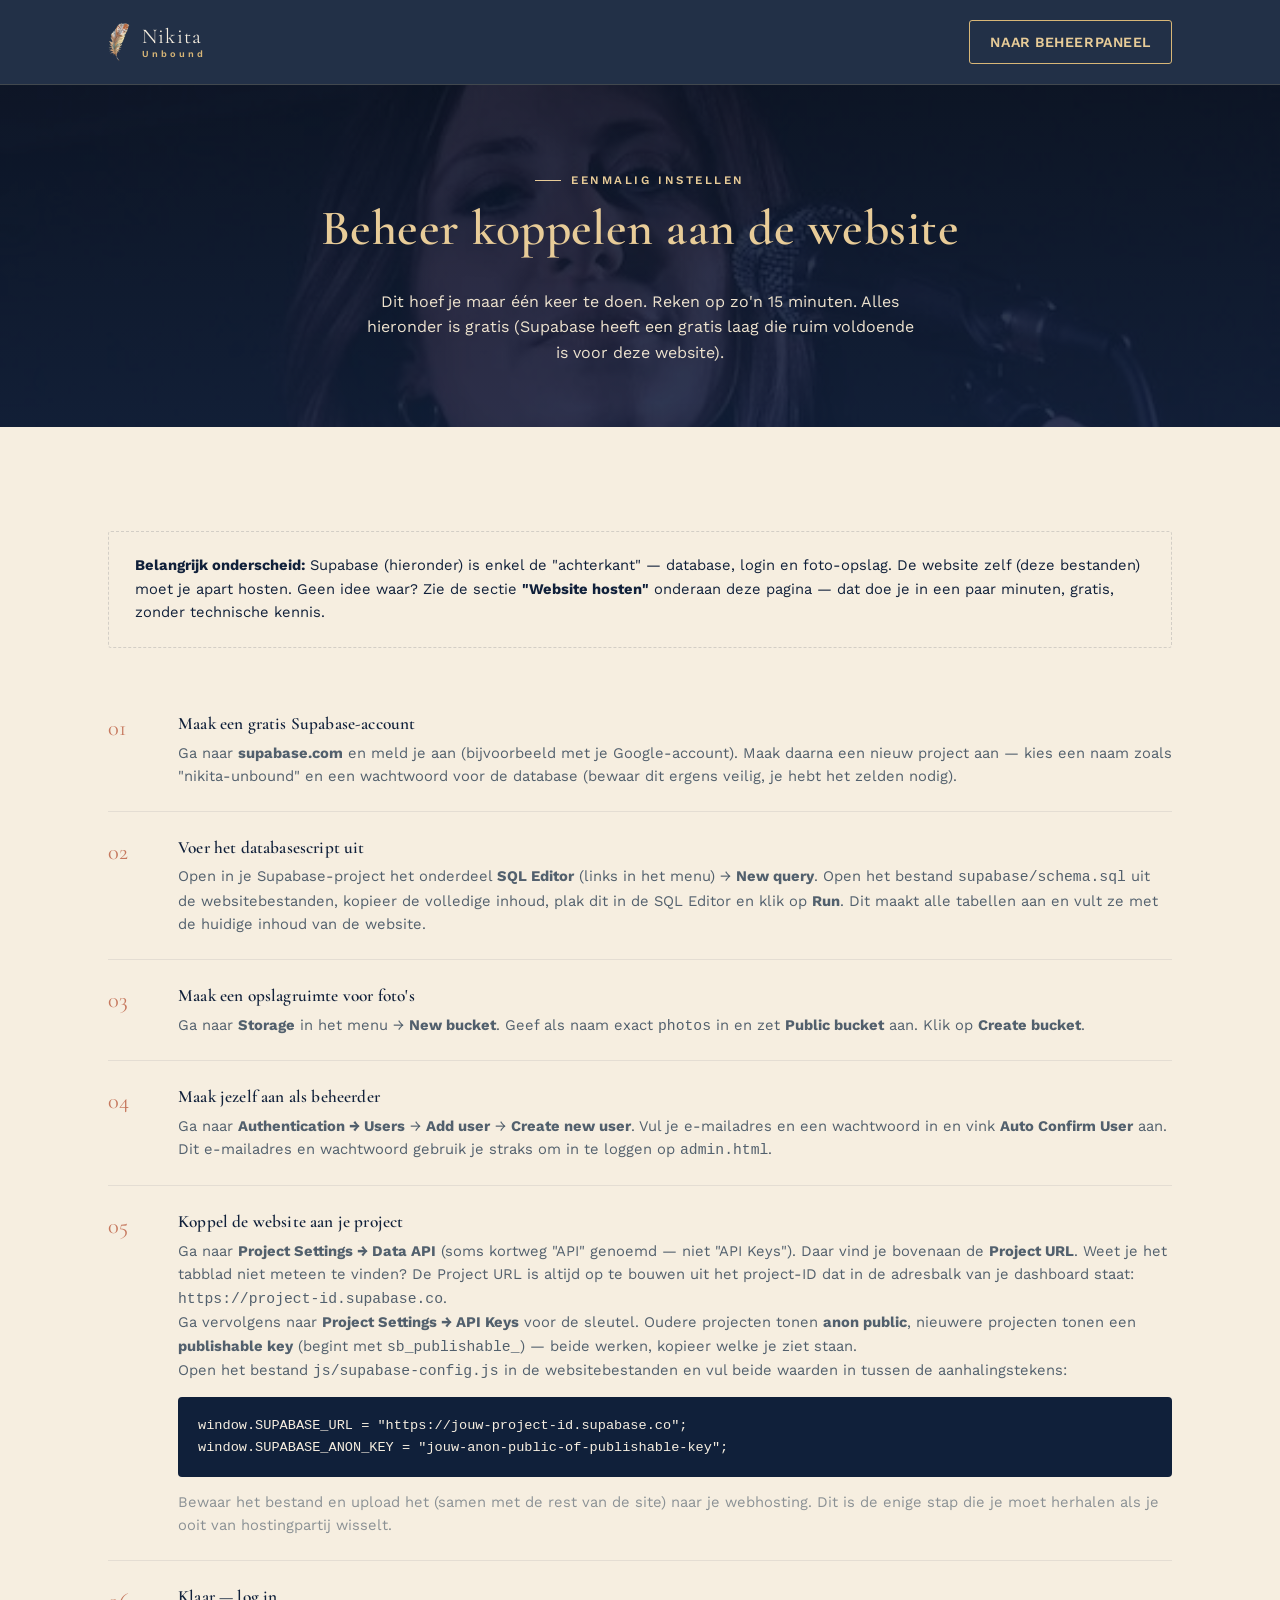
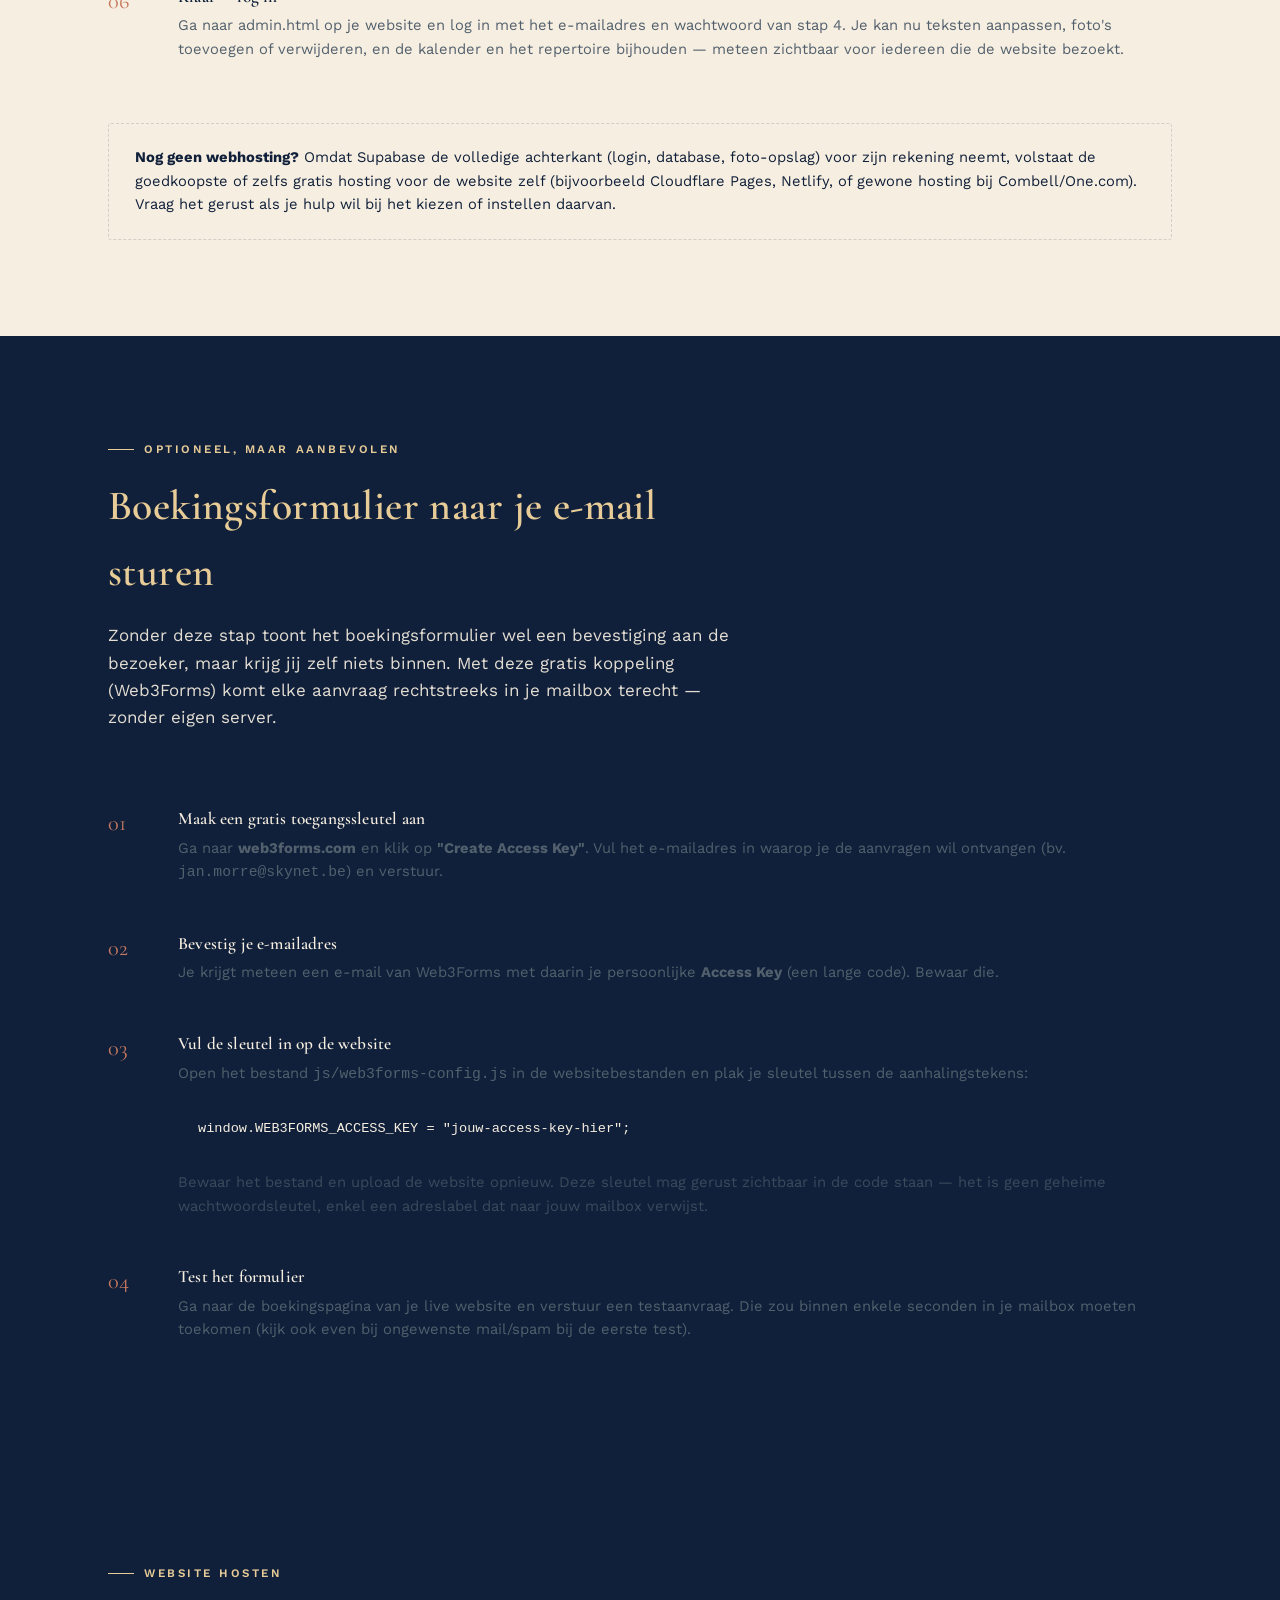
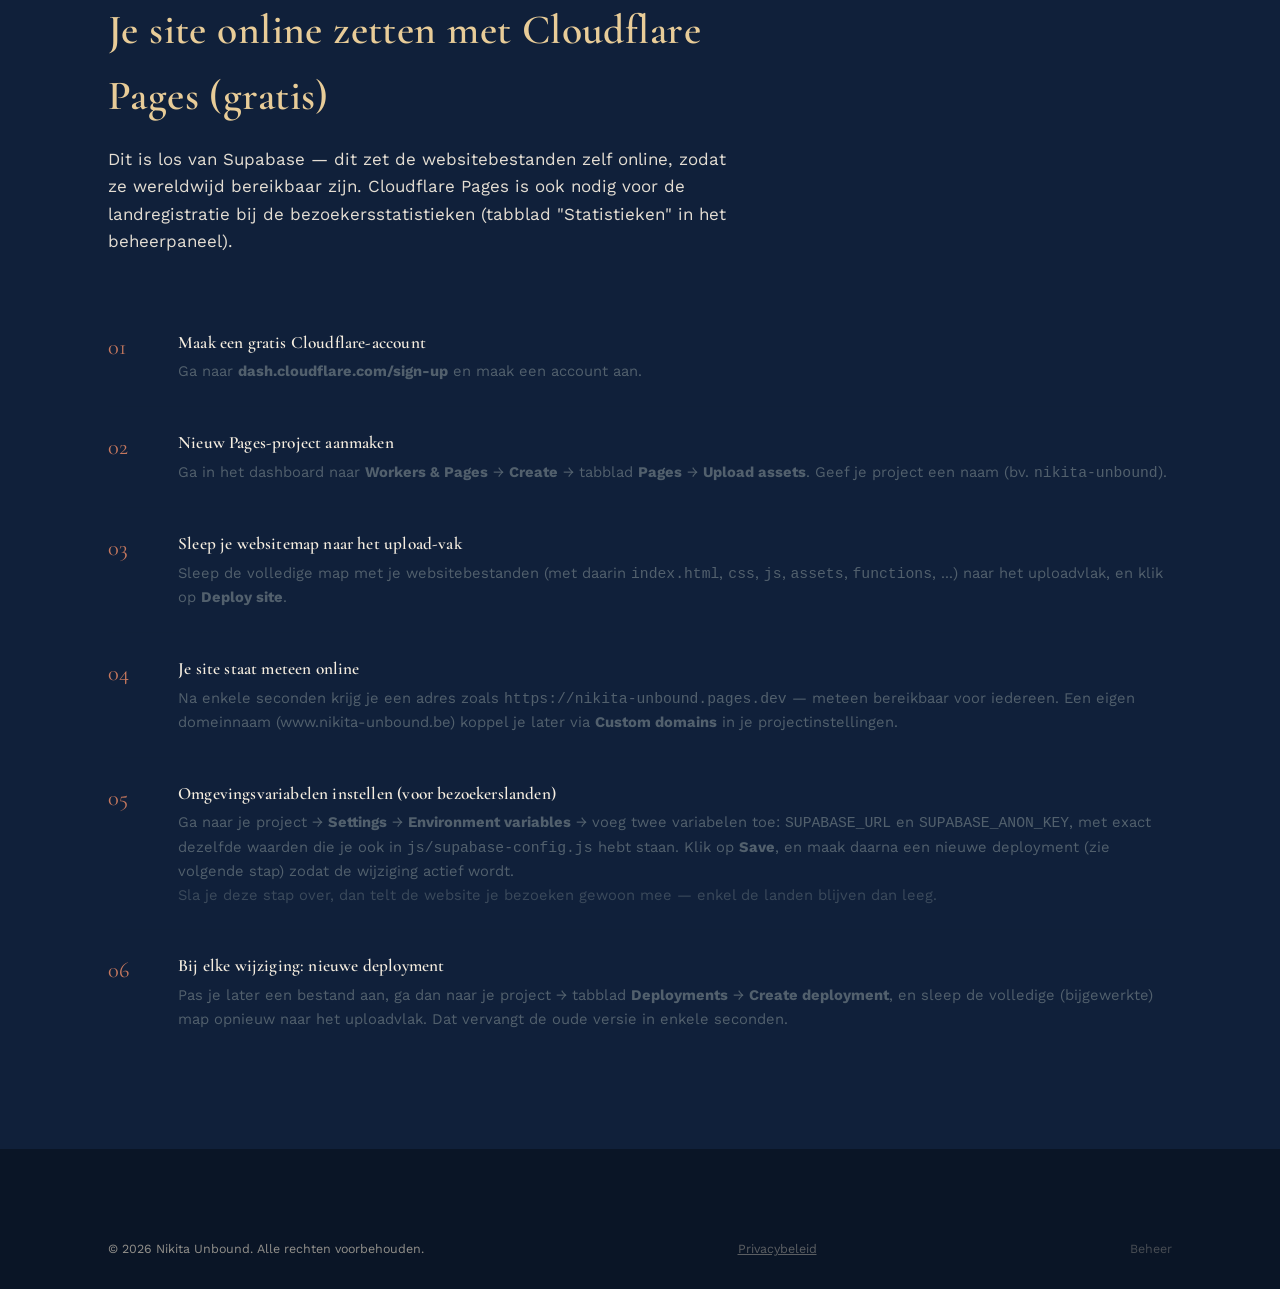
<file: instructies.html>
<!DOCTYPE html>
<html lang="nl">
<head>
<meta charset="UTF-8">
<meta name="viewport" content="width=device-width, initial-scale=1.0">
<title>Beheer instellen — Nikita Unbound</title>
<meta name="robots" content="noindex, nofollow">
<link rel="icon" href="assets/logo.jpg">
<link rel="stylesheet" href="css/style.css">
</head>
<body>

<header class="site-header">
  <div class="container">
    <a href="home.html" class="brand">
      <img src="assets/logo.jpg" alt="Nikita Unbound logo">
      <span class="brand-word">Nikita<br><small>Unbound</small></span>
    </a>
    <a href="admin.html" class="btn btn-outline" style="padding:10px 20px;">Naar beheerpaneel</a>
  </div>
</header>

<section class="page-hero">
  <div class="container">
    <p class="eyebrow on-dark" style="justify-content:center;">Eenmalig instellen</p>
    <h1>Beheer koppelen aan de website</h1>
    <p>Dit hoef je maar één keer te doen. Reken op zo'n 15 minuten. Alles hieronder is gratis (Supabase heeft een gratis laag die ruim voldoende is voor deze website).</p>
  </div>
</section>

<section class="section">
  <div class="container">
    <div class="trio-note" style="border-color: rgba(16,32,58,.15); color: var(--navy); margin-bottom: 40px;">
      <strong>Belangrijk onderscheid:</strong> Supabase (hieronder) is enkel de "achterkant" — database, login en foto-opslag. De website zelf (deze bestanden) moet je apart hosten. Geen idee waar? Zie de sectie <strong>"Website hosten"</strong> onderaan deze pagina — dat doe je in een paar minuten, gratis, zonder technische kennis.
    </div>
    <div class="steps-list">

      <div class="step-item">
        <div class="step-num"></div>
        <div>
          <h3>Maak een gratis Supabase-account</h3>
          <p>Ga naar <strong>supabase.com</strong> en meld je aan (bijvoorbeeld met je Google-account). Maak daarna een nieuw project aan — kies een naam zoals "nikita-unbound" en een wachtwoord voor de database (bewaar dit ergens veilig, je hebt het zelden nodig).</p>
        </div>
      </div>

      <div class="step-item">
        <div class="step-num"></div>
        <div>
          <h3>Voer het databasescript uit</h3>
          <p>Open in je Supabase-project het onderdeel <strong>SQL Editor</strong> (links in het menu) → <strong>New query</strong>. Open het bestand <code>supabase/schema.sql</code> uit de websitebestanden, kopieer de volledige inhoud, plak dit in de SQL Editor en klik op <strong>Run</strong>. Dit maakt alle tabellen aan en vult ze met de huidige inhoud van de website.</p>
        </div>
      </div>

      <div class="step-item">
        <div class="step-num"></div>
        <div>
          <h3>Maak een opslagruimte voor foto's</h3>
          <p>Ga naar <strong>Storage</strong> in het menu → <strong>New bucket</strong>. Geef als naam exact <code>photos</code> in en zet <strong>Public bucket</strong> aan. Klik op <strong>Create bucket</strong>.</p>
        </div>
      </div>

      <div class="step-item">
        <div class="step-num"></div>
        <div>
          <h3>Maak jezelf aan als beheerder</h3>
          <p>Ga naar <strong>Authentication → Users</strong> → <strong>Add user</strong> → <strong>Create new user</strong>. Vul je e-mailadres en een wachtwoord in en vink <strong>Auto Confirm User</strong> aan. Dit e-mailadres en wachtwoord gebruik je straks om in te loggen op <code>admin.html</code>.</p>
        </div>
      </div>

      <div class="step-item">
        <div class="step-num"></div>
        <div>
          <h3>Koppel de website aan je project</h3>
          <p>Ga naar <strong>Project Settings → Data API</strong> (soms kortweg "API" genoemd — niet "API Keys"). Daar vind je bovenaan de <strong>Project URL</strong>. Weet je het tabblad niet meteen te vinden? De Project URL is altijd op te bouwen uit het project-ID dat in de adresbalk van je dashboard staat: <code>https://project-id.supabase.co</code>.</p>
          <p>Ga vervolgens naar <strong>Project Settings → API Keys</strong> voor de sleutel. Oudere projecten tonen <strong>anon public</strong>, nieuwere projecten tonen een <strong>publishable key</strong> (begint met <code>sb_publishable_</code>) — beide werken, kopieer welke je ziet staan.</p>
          <p>Open het bestand <code>js/supabase-config.js</code> in de websitebestanden en vul beide waarden in tussen de aanhalingstekens:</p>
          <pre style="background:#10203A;color:#F6EEE0;padding:18px 20px;border-radius:4px;font-size:.85rem;overflow-x:auto;">window.SUPABASE_URL = "https://jouw-project-id.supabase.co";
window.SUPABASE_ANON_KEY = "jouw-anon-public-of-publishable-key";</pre>
          <p class="field-hint">Bewaar het bestand en upload het (samen met de rest van de site) naar je webhosting. Dit is de enige stap die je moet herhalen als je ooit van hostingpartij wisselt.</p>
        </div>
      </div>

      <div class="step-item">
        <div class="step-num"></div>
        <div>
          <h3>Klaar — log in</h3>
          <p>Ga naar <a href="admin.html">admin.html</a> op je website en log in met het e-mailadres en wachtwoord van stap 4. Je kan nu teksten aanpassen, foto's toevoegen of verwijderen, en de kalender en het repertoire bijhouden — meteen zichtbaar voor iedereen die de website bezoekt.</p>
        </div>
      </div>

    </div>

    <div class="trio-note mt-40" style="border-color: rgba(16,32,58,.15); color: var(--navy);">
      <strong>Nog geen webhosting?</strong> Omdat Supabase de volledige achterkant (login, database, foto-opslag) voor zijn rekening neemt, volstaat de goedkoopste of zelfs gratis hosting voor de website zelf (bijvoorbeeld Cloudflare Pages, Netlify, of gewone hosting bij Combell/One.com). Vraag het gerust als je hulp wil bij het kiezen of instellen daarvan.
    </div>
  </div>
</section>

<section class="section section-dark" id="boekingsformulier">
  <div class="container">
    <div class="section-head reveal">
      <p class="eyebrow on-dark">Optioneel, maar aanbevolen</p>
      <h2>Boekingsformulier naar je e-mail sturen</h2>
      <p class="lead-text">Zonder deze stap toont het boekingsformulier wel een bevestiging aan de bezoeker, maar krijg jij zelf niets binnen. Met deze gratis koppeling (Web3Forms) komt elke aanvraag rechtstreeks in je mailbox terecht — zonder eigen server.</p>
    </div>
    <div class="steps-list">

      <div class="step-item">
        <div class="step-num"></div>
        <div>
          <h3>Maak een gratis toegangssleutel aan</h3>
          <p>Ga naar <strong>web3forms.com</strong> en klik op <strong>"Create Access Key"</strong>. Vul het e-mailadres in waarop je de aanvragen wil ontvangen (bv. <code>jan.morre@skynet.be</code>) en verstuur.</p>
        </div>
      </div>

      <div class="step-item">
        <div class="step-num"></div>
        <div>
          <h3>Bevestig je e-mailadres</h3>
          <p>Je krijgt meteen een e-mail van Web3Forms met daarin je persoonlijke <strong>Access Key</strong> (een lange code). Bewaar die.</p>
        </div>
      </div>

      <div class="step-item">
        <div class="step-num"></div>
        <div>
          <h3>Vul de sleutel in op de website</h3>
          <p>Open het bestand <code>js/web3forms-config.js</code> in de websitebestanden en plak je sleutel tussen de aanhalingstekens:</p>
          <pre style="background:#10203A;color:#F6EEE0;padding:18px 20px;border-radius:4px;font-size:.85rem;overflow-x:auto;">window.WEB3FORMS_ACCESS_KEY = "jouw-access-key-hier";</pre>
          <p class="field-hint">Bewaar het bestand en upload de website opnieuw. Deze sleutel mag gerust zichtbaar in de code staan — het is geen geheime wachtwoordsleutel, enkel een adreslabel dat naar jouw mailbox verwijst.</p>
        </div>
      </div>

      <div class="step-item">
        <div class="step-num"></div>
        <div>
          <h3>Test het formulier</h3>
          <p>Ga naar de boekingspagina van je live website en verstuur een testaanvraag. Die zou binnen enkele seconden in je mailbox moeten toekomen (kijk ook even bij ongewenste mail/spam bij de eerste test).</p>
        </div>
      </div>

    </div>
  </div>
</section>

<section class="section section-dark" id="hosting">
  <div class="container">
    <div class="section-head reveal">
      <p class="eyebrow on-dark">Website hosten</p>
      <h2>Je site online zetten met Cloudflare Pages (gratis)</h2>
      <p class="lead-text">Dit is los van Supabase — dit zet de websitebestanden zelf online, zodat ze wereldwijd bereikbaar zijn. Cloudflare Pages is ook nodig voor de landregistratie bij de bezoekersstatistieken (tabblad "Statistieken" in het beheerpaneel).</p>
    </div>
    <div class="steps-list">

      <div class="step-item">
        <div class="step-num"></div>
        <div>
          <h3>Maak een gratis Cloudflare-account</h3>
          <p>Ga naar <strong>dash.cloudflare.com/sign-up</strong> en maak een account aan.</p>
        </div>
      </div>

      <div class="step-item">
        <div class="step-num"></div>
        <div>
          <h3>Nieuw Pages-project aanmaken</h3>
          <p>Ga in het dashboard naar <strong>Workers & Pages</strong> → <strong>Create</strong> → tabblad <strong>Pages</strong> → <strong>Upload assets</strong>. Geef je project een naam (bv. <code>nikita-unbound</code>).</p>
        </div>
      </div>

      <div class="step-item">
        <div class="step-num"></div>
        <div>
          <h3>Sleep je websitemap naar het upload-vak</h3>
          <p>Sleep de volledige map met je websitebestanden (met daarin <code>index.html</code>, <code>css</code>, <code>js</code>, <code>assets</code>, <code>functions</code>, ...) naar het uploadvlak, en klik op <strong>Deploy site</strong>.</p>
        </div>
      </div>

      <div class="step-item">
        <div class="step-num"></div>
        <div>
          <h3>Je site staat meteen online</h3>
          <p>Na enkele seconden krijg je een adres zoals <code>https://nikita-unbound.pages.dev</code> — meteen bereikbaar voor iedereen. Een eigen domeinnaam (www.nikita-unbound.be) koppel je later via <strong>Custom domains</strong> in je projectinstellingen.</p>
        </div>
      </div>

      <div class="step-item">
        <div class="step-num"></div>
        <div>
          <h3>Omgevingsvariabelen instellen (voor bezoekerslanden)</h3>
          <p>Ga naar je project → <strong>Settings</strong> → <strong>Environment variables</strong> → voeg twee variabelen toe: <code>SUPABASE_URL</code> en <code>SUPABASE_ANON_KEY</code>, met exact dezelfde waarden die je ook in <code>js/supabase-config.js</code> hebt staan. Klik op <strong>Save</strong>, en maak daarna een nieuwe deployment (zie volgende stap) zodat de wijziging actief wordt.</p>
          <p class="field-hint">Sla je deze stap over, dan telt de website je bezoeken gewoon mee — enkel de landen blijven dan leeg.</p>
        </div>
      </div>

      <div class="step-item">
        <div class="step-num"></div>
        <div>
          <h3>Bij elke wijziging: nieuwe deployment</h3>
          <p>Pas je later een bestand aan, ga dan naar je project → tabblad <strong>Deployments</strong> → <strong>Create deployment</strong>, en sleep de volledige (bijgewerkte) map opnieuw naar het uploadvlak. Dat vervangt de oude versie in enkele seconden.</p>
        </div>
      </div>

    </div>
  </div>
</section>

<footer class="site-footer">
  <div class="container">
    <div class="footer-bottom">
      <span>© <span data-year></span> Nikita Unbound. Alle rechten voorbehouden.</span>
      <a href="privacybeleid.html" style="opacity:.6;font-size:.78rem;text-decoration:underline;">Privacybeleid</a>
      <a href="admin.html" style="opacity:.45;font-size:.78rem;">Beheer</a>
    </div>
  </div>
</footer>

<script src="js/script.js"></script>
</body>
</html>
</file>
<file: css/style.css>
/* =========================================================
   NIKITA UNBOUND — stylesheet
   Palette (afgeleid van het logo):
   --navy       #10203A   hoofdachtergrond, donker & intiem
   --navy-deep  #0A1526   footer / diepste vlakken
   --cream      #F6EEE0   lichte secties, tekst op donker
   --gold       #D8B677   accent, titels, cta
   --terracotta #C6785E   warm accent (veer)
   --sage       #7FA39A   koel accent (veer)
   Type: Cormorant Garamond (display) + Work Sans (body/utility)
   ========================================================= */

@import url('https://fonts.googleapis.com/css2?family=Cormorant+Garamond:ital,wght@0,400;0,500;0,600;1,400&family=Work+Sans:wght@300;400;500;600&display=swap');

:root{
  --navy: #10203A;
  --navy-deep: #0A1526;
  --navy-soft: #17294a;
  --cream: #F6EEE0;
  --cream-dim: #EDE2CE;
  --gold: #D8B677;
  --gold-bright: #E8CC98;
  --terracotta: #C6785E;
  --sage: #7FA39A;
  --ink: #1B2A22;

  --font-display: 'Cormorant Garamond', 'Georgia', serif;
  --font-body: 'Work Sans', -apple-system, BlinkMacSystemFont, sans-serif;

  --container: 1120px;
  --radius: 3px;
  --transition: 320ms cubic-bezier(.4,0,.2,1);
}

*, *::before, *::after{ box-sizing: border-box; }
html{ scroll-behavior: smooth; }
@media (prefers-reduced-motion: reduce){
  html{ scroll-behavior: auto; }
  *, *::before, *::after{ animation-duration: 0.001ms !important; animation-iteration-count: 1 !important; transition-duration: 0.001ms !important; scroll-behavior: auto !important; }
}

body{
  margin: 0;
  background: var(--cream);
  color: var(--navy);
  font-family: var(--font-body);
  font-weight: 400;
  line-height: 1.6;
  -webkit-font-smoothing: antialiased;
}

img{ max-width: 100%; display: block; }
a{ color: inherit; text-decoration: none; }
ul{ margin: 0; padding: 0; list-style: none; }
h1,h2,h3,h4{ font-family: var(--font-display); font-weight: 600; margin: 0 0 .4em; letter-spacing: .01em; }
p{ margin: 0 0 1em; }

:focus-visible{
  outline: 2px solid var(--terracotta);
  outline-offset: 3px;
}

.container{
  width: 100%;
  max-width: var(--container);
  margin: 0 auto;
  padding: 0 28px;
}

.eyebrow{
  display: inline-flex;
  align-items: center;
  gap: 10px;
  font-family: var(--font-body);
  font-size: .72rem;
  letter-spacing: .22em;
  text-transform: uppercase;
  color: var(--terracotta);
  font-weight: 600;
  margin-bottom: 14px;
}
.eyebrow::before{
  content: "";
  width: 26px; height: 1px;
  background: var(--terracotta);
}
section .eyebrow.on-dark{ color: var(--gold-bright); }
section .eyebrow.on-dark::before{ background: var(--gold-bright); }

/* ---------- Buttons ---------- */
.btn{
  display: inline-flex;
  align-items: center;
  gap: 10px;
  padding: 14px 30px;
  font-family: var(--font-body);
  font-size: .88rem;
  font-weight: 600;
  letter-spacing: .04em;
  text-transform: uppercase;
  border-radius: var(--radius);
  border: 1px solid transparent;
  cursor: pointer;
  transition: transform var(--transition), background var(--transition), color var(--transition), border-color var(--transition);
}
.btn:hover{ transform: translateY(-2px); }
.btn-gold{ background: var(--gold); color: var(--navy-deep); }
.btn-gold:hover{ background: var(--gold-bright); }
.btn-outline{ background: transparent; border-color: var(--gold); color: var(--gold-bright); }
.btn-outline:hover{ background: rgba(216,182,119,.12); }
.btn-outline-dark{ background: transparent; border-color: var(--navy); color: var(--navy); }
.btn-outline-dark:hover{ background: rgba(16,32,58,.06); }
.btn-block{ width: 100%; justify-content: center; }
.btn[disabled]{ opacity: .55; cursor: not-allowed; transform: none; }

/* ---------- Feather signature element ---------- */
.feather-divider{
  display: flex;
  align-items: center;
  justify-content: center;
  gap: 18px;
  margin: 0 auto;
  width: 100%;
  max-width: 320px;
}
.feather-divider .line{ flex: 1; height: 1px; background: currentColor; opacity: .35; }
.feather-divider .divider-feather{ width: 20px; height: auto; opacity: .9; }
.feather-divider.on-dark{ color: var(--gold-bright); }
.feather-divider.on-light{ color: var(--navy); }

.feather-icon{ display: inline-block; }

/* ---------- Header ---------- */
.site-header{
  position: sticky;
  top: 0;
  z-index: 100;
  background: rgba(16,32,58,.92);
  backdrop-filter: blur(8px);
  border-bottom: 1px solid rgba(216,182,119,.18);
}
.site-header .container{
  display: flex;
  align-items: center;
  justify-content: space-between;
  height: 84px;
}
.brand{
  display: flex;
  align-items: center;
  gap: 12px;
  color: var(--cream);
}
.brand img{ height: 40px; width: auto; }
.brand-word{
  font-family: var(--font-display);
  font-size: 1.32rem;
  letter-spacing: .06em;
  line-height: 1.05;
}
.brand-word small{
  display: block;
  font-family: var(--font-body);
  font-size: .58rem;
  letter-spacing: .32em;
  color: var(--gold);
  font-weight: 600;
  margin-top: 2px;
}

.main-nav ul{ display: flex; gap: 34px; }
.main-nav a{
  position: relative;
  font-size: .8rem;
  letter-spacing: .08em;
  text-transform: uppercase;
  font-weight: 500;
  color: var(--cream-dim);
  padding: 6px 0;
  transition: color var(--transition);
}
.main-nav a::after{
  content: "";
  position: absolute;
  left: 0; bottom: -3px;
  width: 0; height: 1px;
  background: var(--gold);
  transition: width var(--transition);
}
.main-nav a:hover,
.main-nav a[aria-current="page"]{ color: var(--gold-bright); }
.main-nav a:hover::after,
.main-nav a[aria-current="page"]::after{ width: 100%; }

.nav-toggle{
  display: none;
  background: none;
  border: 1px solid rgba(216,182,119,.4);
  border-radius: var(--radius);
  width: 42px; height: 42px;
  color: var(--gold-bright);
  font-size: 1.1rem;
  cursor: pointer;
}

@media (max-width: 860px){
  .nav-toggle{ display: block; }
  .main-nav{
    position: absolute;
    top: 84px; left: 0; right: 0;
    background: var(--navy-deep);
    border-bottom: 1px solid rgba(216,182,119,.18);
    max-height: 0;
    overflow: hidden;
    transition: max-height var(--transition);
  }
  .main-nav.is-open{ max-height: 480px; }
  .main-nav ul{ flex-direction: column; gap: 0; padding: 10px 28px 22px; }
  .main-nav a{ display: block; padding: 12px 0; border-bottom: 1px solid rgba(255,255,255,.06); }
}

/* ---------- Hero ---------- */
.hero{
  position: relative;
  color: var(--cream);
  overflow: hidden;
  padding: 110px 0 120px;
  background-image:
    linear-gradient(105deg, rgba(10,21,38,.95) 0%, rgba(10,21,38,.88) 28%, rgba(16,32,58,.4) 56%, rgba(10,21,38,.5) 100%),
    var(--hero-bg-url, url('../assets/hero-photo.jpg'));
  background-size: cover;
  background-position: 82% 22%;
}
.hero .container{
  display: block;
  max-width: 560px;
  margin-left: 0;
  margin-right: auto;
}
.hero h1{
  font-size: clamp(2.6rem, 5.4vw, 4.4rem);
  color: var(--gold-bright);
  line-height: 1.02;
  letter-spacing: .01em;
}
.hero h1 em{ font-style: italic; color: var(--cream); }
.hero .lede{
  font-size: 1.14rem;
  max-width: 46ch;
  color: var(--cream-dim);
}
.hero .cta-row{ display: flex; gap: 16px; margin-top: 30px; flex-wrap: wrap; }
.hero-art{ position: relative; display: flex; justify-content: center; }
.hero-art .hero-feather{ width: 100%; max-width: 300px; height: auto; filter: drop-shadow(0 30px 60px rgba(0,0,0,.45)); }

@media (max-width: 860px){
  .hero{ background-position: center 15%; padding: 80px 0 90px; }
  .hero .container{ text-align: center; max-width: 100%; }
  .hero .lede{ margin-left: auto; margin-right: auto; }
  .hero .cta-row{ justify-content: center; }
}

/* ---------- Sections ---------- */
.section{ padding: 96px 0; }
.section-dark{ background: var(--navy); color: var(--cream); }
.section-deep{ background: var(--navy-deep); color: var(--cream); }
.section-tight{ padding: 64px 0; }
.section-head{ max-width: 640px; margin-bottom: 52px; }
.section-head.center{ margin-left: auto; margin-right: auto; text-align: center; }
.section h2{ font-size: clamp(1.9rem, 3.4vw, 2.6rem); }
.section-dark h2, .section-deep h2{ color: var(--gold-bright); }

.lead-text{ font-size: 1.06rem; color: inherit; opacity: .92; max-width: 62ch; }

/* Occasion cards */
.occasions{
  display: grid;
  grid-template-columns: repeat(4, 1fr);
  gap: 22px;
}
.occasion-card{
  background: var(--cream);
  border: 1px solid rgba(16,32,58,.08);
  border-radius: var(--radius);
  padding: 30px 24px;
  text-align: center;
}
.occasion-card svg{ width: 34px; height: 34px; margin: 0 auto 16px; color: var(--terracotta); }
.occasion-card h3{ font-size: 1.15rem; margin-bottom: 6px; }
.occasion-card p{ font-size: .9rem; color: #4a5568; margin: 0; }
@media (max-width: 900px){ .occasions{ grid-template-columns: repeat(2,1fr); } }
@media (max-width: 560px){ .occasions{ grid-template-columns: 1fr; } }

/* ---------- Musicians ---------- */
.musicians{
  display: grid;
  grid-template-columns: repeat(auto-fit, minmax(280px, 1fr));
  gap: 48px;
}
.musician-card{
  background: var(--navy-soft);
  border: 1px solid rgba(216,182,119,.16);
  border-radius: var(--radius);
  overflow: hidden;
}
.musician-portrait{
  aspect-ratio: 4/3.4;
  display: flex;
  align-items: center;
  justify-content: center;
  font-family: var(--font-display);
  font-size: 5rem;
  color: var(--navy-deep);
  position: relative;
}
.musician-portrait.nikita, .musician-portrait.variant-1{ background: linear-gradient(150deg, var(--terracotta), #e0a488 60%, var(--sage)); }
.musician-portrait.jan, .musician-portrait.variant-2{ background: linear-gradient(150deg, var(--sage), #a9c7bf 55%, var(--gold)); }
.musician-portrait.variant-3{ background: linear-gradient(150deg, var(--gold), #e8cc98 55%, var(--terracotta)); }
.musician-portrait.variant-4{ background: linear-gradient(150deg, #8fa8c9, var(--sage) 55%, var(--gold)); }
.musician-portrait img{
  position: absolute;
  inset: 0;
  width: 100%;
  height: 100%;
  object-fit: cover;
}
.musician-body{ padding: 30px 32px 36px; }
.musician-role{
  font-size: .74rem;
  letter-spacing: .18em;
  text-transform: uppercase;
  color: var(--gold);
  font-weight: 600;
  margin-bottom: 6px;
}
.musician-body h3{ font-size: 1.7rem; color: var(--cream); margin-bottom: 2px; }
.musician-age{ font-size: .85rem; color: var(--cream-dim); opacity: .75; margin-bottom: 16px; }
.musician-body p{ color: var(--cream-dim); font-size: .96rem; }

.trio-note{
  margin-top: 8px;
  padding: 22px 26px;
  border: 1px dashed rgba(216,182,119,.4);
  border-radius: var(--radius);
  font-size: .92rem;
  color: var(--cream-dim);
}

@media (max-width: 760px){ .musicians{ grid-template-columns: 1fr; } }

/* ---------- Calendar ---------- */
.calendar-list{ display: flex; flex-direction: column; gap: 0; }
.gig{
  display: grid;
  grid-template-columns: 110px 1fr auto;
  gap: 24px;
  align-items: center;
  padding: 26px 0;
  border-bottom: 1px solid rgba(16,32,58,.1);
}
.gig-date{
  font-family: var(--font-display);
  text-align: center;
  border-right: 1px solid rgba(16,32,58,.1);
  padding-right: 24px;
}
.gig-date .day{ font-size: 2.1rem; font-weight: 600; line-height: 1; color: var(--terracotta); }
.gig-date .month{ font-size: .78rem; letter-spacing: .12em; text-transform: uppercase; color: var(--navy); opacity: .7; }
.gig-info h3{ font-size: 1.2rem; margin-bottom: 4px; }
.gig-info .meta{ font-size: .86rem; color: #52606d; }
.gig-status{
  font-size: .72rem;
  letter-spacing: .1em;
  text-transform: uppercase;
  font-weight: 600;
  padding: 7px 14px;
  border-radius: 30px;
  white-space: nowrap;
}
.gig-status.open{ background: rgba(127,163,154,.18); color: #3f6259; }
.gig-status.private{ background: rgba(198,120,94,.16); color: var(--terracotta); }
.calendar-empty{
  text-align: center;
  padding: 60px 20px;
  color: #667;
  font-style: italic;
}
@media (max-width: 620px){
  .gig{ grid-template-columns: 70px 1fr; row-gap: 10px; }
  .gig-status{ grid-column: 1 / -1; justify-self: start; }
  .gig-date{ padding-right: 14px; }
}

/* ---------- Repertoire ---------- */
.repertoire-controls{
  display: flex;
  gap: 14px;
  flex-wrap: wrap;
  margin-bottom: 36px;
  align-items: center;
}
.filter-chip{
  padding: 9px 18px;
  border: 1px solid rgba(16,32,58,.2);
  border-radius: 30px;
  font-size: .82rem;
  font-weight: 500;
  cursor: pointer;
  background: transparent;
  color: var(--navy);
  transition: all var(--transition);
}
.filter-chip.is-active, .filter-chip:hover{ background: var(--navy); color: var(--cream); border-color: var(--navy); }
.search-input{
  flex: 1;
  min-width: 200px;
  padding: 10px 16px;
  border: 1px solid rgba(16,32,58,.2);
  border-radius: 30px;
  font-family: var(--font-body);
  font-size: .9rem;
  background: var(--cream);
}
.search-input:focus{ border-color: var(--terracotta); }

.song-table{ width: 100%; border-collapse: collapse; }
.song-table th{
  text-align: left;
  font-size: .72rem;
  letter-spacing: .12em;
  text-transform: uppercase;
  color: #667;
  padding: 0 14px 12px;
  border-bottom: 1px solid rgba(16,32,58,.15);
}
.song-table td{
  padding: 14px;
  border-bottom: 1px solid rgba(16,32,58,.08);
  font-size: .94rem;
  vertical-align: middle;
}
.song-table tr:last-child td{ border-bottom: none; }
.song-title{ font-weight: 600; }
.song-artist{ color: #667; font-size: .85rem; }
.decade-tag{
  display: inline-block;
  font-size: .72rem;
  padding: 3px 10px;
  border-radius: 20px;
  background: rgba(127,163,154,.16);
  color: #3f6259;
}
.select-col{ width: 46px; text-align: center; }
.song-check{
  width: 20px; height: 20px;
  accent-color: var(--terracotta);
  cursor: pointer;
}
.song-row.is-selected{ background: rgba(216,182,119,.1); }

.listen-col{ width: 60px; text-align: center; }
.btn-listen{
  display: inline-flex;
  align-items: center;
  justify-content: center;
  width: 36px;
  height: 36px;
  border-radius: 50%;
  border: 1px solid rgba(198,120,94,.35);
  background: rgba(198,120,94,.08);
  color: var(--terracotta);
  cursor: pointer;
  padding: 0;
  transition: background var(--transition), border-color var(--transition), transform var(--transition);
}
.btn-listen svg{ width: 15px; height: 15px; margin-left: 2px; }
.btn-listen:hover{ background: rgba(198,120,94,.16); border-color: var(--terracotta); transform: scale(1.06); }
.btn-listen.is-playing{ background: var(--terracotta); border-color: var(--terracotta); color: #fff; }
.btn-listen.is-playing svg{ margin-left: 0; }

.selection-bar{
  position: sticky;
  bottom: 0;
  margin-top: 40px;
  background: var(--navy);
  color: var(--cream);
  border-radius: var(--radius);
  padding: 18px 26px;
  display: flex;
  align-items: center;
  justify-content: space-between;
  gap: 16px;
  flex-wrap: wrap;
  box-shadow: 0 -10px 30px rgba(16,32,58,.15);
}
.selection-bar strong{ color: var(--gold-bright); }
.no-results{ padding: 40px; text-align: center; color: #667; font-style: italic; }

/* ---------- Forms ---------- */
.form-grid{
  display: grid;
  grid-template-columns: 1fr 1fr;
  gap: 22px;
}
.form-grid .full{ grid-column: 1 / -1; }
.field label{
  display: block;
  font-size: .78rem;
  letter-spacing: .06em;
  text-transform: uppercase;
  font-weight: 600;
  margin-bottom: 8px;
  color: var(--navy);
}
.section-dark .field label, .section-deep .field label{ color: var(--gold-bright); }
.field input,
.field select,
.field textarea{
  width: 100%;
  padding: 13px 15px;
  border: 1px solid rgba(16,32,58,.22);
  border-radius: var(--radius);
  background: var(--cream);
  color: var(--navy);
  font-family: var(--font-body);
  font-size: .95rem;
}
.section-dark .field input, .section-dark .field select, .section-dark .field textarea,
.section-deep .field input, .section-deep .field select, .section-deep .field textarea{
  background: rgba(255,255,255,.06);
  border-color: rgba(216,182,119,.28);
  color: var(--cream);
}
.field input:focus, .field select:focus, .field textarea:focus{ border-color: var(--terracotta); }
.field textarea{ resize: vertical; min-height: 110px; }
.field-hint{ font-size: .78rem; opacity: .65; margin-top: 6px; }
.field-error{ font-size: .78rem; color: var(--terracotta); margin-top: 6px; display: none; }
.field.has-error input, .field.has-error select, .field.has-error textarea{ border-color: var(--terracotta); }
.field.has-error .field-error{ display: block; }

.form-note{
  margin-top: 22px;
  font-size: .85rem;
  opacity: .75;
}
.form-success{
  display: none;
  padding: 22px 26px;
  border-radius: var(--radius);
  background: rgba(127,163,154,.16);
  border: 1px solid rgba(127,163,154,.4);
  color: #3f6259;
  font-weight: 500;
}
.section-dark .form-success, .section-deep .form-success{ background: rgba(127,163,154,.14); color: #bfe3da; border-color: rgba(127,163,154,.35); }
.form-success.is-visible{ display: block; }
form.is-submitted .form-fields{ display: none; }

@media (max-width: 700px){ .form-grid{ grid-template-columns: 1fr; } }

/* ---------- Booking info ---------- */
.info-grid{
  display: grid;
  grid-template-columns: repeat(3, 1fr);
  gap: 26px;
  margin-bottom: 20px;
}
.info-card{
  padding: 28px 26px;
  background: rgba(255,255,255,.04);
  border: 1px solid rgba(216,182,119,.18);
  border-radius: var(--radius);
}
.info-card .num{ font-family: var(--font-display); font-size: 1.6rem; color: var(--gold); margin-bottom: 10px; }
.info-card h3{ font-size: 1.1rem; color: var(--cream); margin-bottom: 8px; }
.info-card p{ font-size: .9rem; color: var(--cream-dim); margin: 0; }
@media (max-width: 800px){ .info-grid{ grid-template-columns: 1fr; } }

.steps-list{ counter-reset: step; display: flex; flex-direction: column; gap: 0; }
.step-item{
  display: grid;
  grid-template-columns: 50px 1fr;
  gap: 20px;
  padding: 22px 0;
  border-bottom: 1px solid rgba(16,32,58,.08);
}
.step-item:last-child{ border-bottom: none; }
.step-item .step-num{
  counter-increment: step;
  font-family: var(--font-display);
  font-size: 1.4rem;
  color: var(--terracotta);
}
.step-item .step-num::before{ content: counter(step, decimal-leading-zero); }
.step-item h3{ font-size: 1.08rem; margin-bottom: 4px; }
.step-item p{ margin: 0; color: #52606d; font-size: .92rem; }

/* ---------- Media ---------- */
.media-grid{
  display: grid;
  grid-template-columns: repeat(2, 1fr);
  gap: 28px;
}
.video-card{
  background: var(--navy-soft);
  border: 1px solid rgba(216,182,119,.16);
  border-radius: var(--radius);
  overflow: hidden;
}
.video-frame{
  aspect-ratio: 16/9;
  width: 100%;
  border: 0;
  display: block;
  background: #000;
}
.video-card .caption{ padding: 18px 20px; }
.video-card h3{ font-size: 1.05rem; color: var(--cream); margin-bottom: 2px; }
.video-card p{ font-size: .84rem; color: var(--cream-dim); margin: 0; }

.audio-list{ display: flex; flex-direction: column; gap: 18px; }
.audio-card{
  display: grid;
  grid-template-columns: 60px 1fr;
  gap: 20px;
  align-items: center;
  padding: 20px 22px;
  background: var(--navy-soft);
  border: 1px solid rgba(216,182,119,.16);
  border-radius: var(--radius);
}
.audio-icon{
  width: 60px; height: 60px;
  border-radius: 50%;
  background: rgba(216,182,119,.14);
  display: flex; align-items: center; justify-content: center;
  color: var(--gold-bright);
}
.audio-icon svg{ width: 22px; height: 22px; }
.audio-card h3{ font-size: 1.02rem; color: var(--cream); margin-bottom: 2px; }
.audio-card .meta{ font-size: .8rem; color: var(--cream-dim); opacity: .75; margin-bottom: 10px; }
.audio-card audio{ width: 100%; height: 34px; }
@media (max-width: 800px){ .media-grid{ grid-template-columns: 1fr; } }

.media-placeholder-note{
  margin-top: 40px;
  padding: 20px 24px;
  border: 1px dashed rgba(216,182,119,.35);
  border-radius: var(--radius);
  font-size: .85rem;
  color: var(--cream-dim);
}

.media-empty-note{
  padding: 32px 24px;
  text-align: center;
  border: 1px dashed rgba(216,182,119,.3);
  border-radius: var(--radius);
  font-size: .92rem;
  font-style: italic;
  color: var(--cream-dim);
}

.video-frame iframe, .video-frame video{
  width: 100%;
  height: 100%;
  border: 0;
  display: block;
}

/* ---------- Gallery ---------- */
.gallery-grid{
  display: grid;
  grid-template-columns: repeat(4, 1fr);
  gap: 14px;
}
.gallery-grid .g-item{
  aspect-ratio: 1;
  border-radius: var(--radius);
  overflow: hidden;
  position: relative;
  background: var(--navy-soft);
  display: flex; align-items: center; justify-content: center;
  cursor: pointer;
}
.gallery-grid .g-item img{ width: 100%; height: 100%; object-fit: cover; transition: transform var(--transition); }
.gallery-grid .g-item:hover img{ transform: scale(1.06); }
.gallery-grid .g-item.tall{ grid-row: span 2; }
.g-placeholder{
  width: 100%; height: 100%;
  display: flex; align-items: center; justify-content: center;
  color: rgba(246,238,224,.4);
  font-family: var(--font-display);
  font-size: .85rem;
  text-align: center;
  padding: 10px;
}
@media (max-width: 900px){ .gallery-grid{ grid-template-columns: repeat(3,1fr); } }
@media (max-width: 600px){ .gallery-grid{ grid-template-columns: repeat(2,1fr); } }

/* Lightbox */
.lightbox{
  position: fixed; inset: 0;
  background: rgba(10,21,38,.94);
  display: none;
  align-items: center;
  justify-content: center;
  z-index: 200;
  padding: 40px;
}
.lightbox.is-open{ display: flex; }
.lightbox img{ max-width: 90vw; max-height: 82vh; border-radius: var(--radius); }
.lightbox-close{
  position: absolute; top: 26px; right: 30px;
  background: none; border: 1px solid rgba(216,182,119,.4);
  color: var(--gold-bright); width: 42px; height: 42px; border-radius: 50%;
  font-size: 1.1rem; cursor: pointer;
}

/* ---------- Footer ---------- */
.site-footer{ background: var(--navy-deep); color: var(--cream-dim); padding: 64px 0 30px; }
.footer-grid{
  display: grid;
  grid-template-columns: 1.4fr 1fr 1fr;
  gap: 40px;
  padding-bottom: 40px;
  border-bottom: 1px solid rgba(216,182,119,.14);
}
.footer-brand{ display: flex; align-items: center; gap: 12px; margin-bottom: 14px; }
.footer-brand img{ height: 34px; }
.footer-brand span{ font-family: var(--font-display); font-size: 1.15rem; color: var(--cream); letter-spacing: .04em; }
.footer-col h4{ font-size: .74rem; letter-spacing: .16em; text-transform: uppercase; color: var(--gold); margin-bottom: 16px; }
.footer-col ul{ display: flex; flex-direction: column; gap: 10px; }
.footer-col a{ font-size: .9rem; transition: color var(--transition); }
.footer-col a:hover{ color: var(--gold-bright); }
.footer-col p{ font-size: .9rem; margin-bottom: 8px; }

.footer-social{
  display: flex;
  gap: 12px;
  margin-top: 14px;
}
.footer-social-link{
  display: flex;
  align-items: center;
  justify-content: center;
  width: 38px;
  height: 38px;
  border-radius: 50%;
  border: 1px solid rgba(216,182,119,.3);
  color: var(--gold-bright);
  transition: background var(--transition), border-color var(--transition), transform var(--transition);
}
.footer-social-link svg{ width: 18px; height: 18px; }
.footer-social-link:hover{
  background: rgba(216,182,119,.14);
  border-color: var(--gold-bright);
  transform: translateY(-2px);
}
.footer-social-link[hidden]{ display: none; }
.footer-bottom{
  padding-top: 26px;
  display: flex;
  justify-content: space-between;
  flex-wrap: wrap;
  gap: 10px;
  font-size: .78rem;
  opacity: .6;
}
@media (max-width: 760px){ .footer-grid{ grid-template-columns: 1fr; } }

/* ---------- Page hero (sub pages) ---------- */
.page-hero{
  color: var(--cream);
  padding: 72px 0 62px;
  text-align: center;
  background-image:
    linear-gradient(rgba(10,21,38,.87), rgba(16,32,58,.87)),
    var(--hero-bg-url, url('../assets/hero-photo.jpg'));
  background-size: cover;
  background-position: center 20%;
}
.page-hero h1{ color: var(--gold-bright); font-size: clamp(2.2rem, 4vw, 3.1rem); }
.page-hero p{ max-width: 56ch; margin: 14px auto 0; color: var(--cream-dim); }

/* ---------- Reveal on scroll ----------
   Standaard zichtbaar (geen JS-afhankelijkheid). Pas wanneer JS bevestigd
   actief is (html.js, zie inline script in <head>) start het element
   onzichtbaar zodat de scroll-animatie kan spelen. */
.reveal{ transition: opacity .7s ease, transform .7s ease; }
html.js .reveal{ opacity: 0; transform: translateY(18px); }
html.js .reveal.is-visible{ opacity: 1; transform: translateY(0); }

/* =========================================================
   SPLASHPAGINA — de eerste pagina van de website (index.html)
   ========================================================= */
body.splash-page{ margin: 0; }

.splash-gate{
  min-height: 100vh;
  display: flex;
  align-items: center;
  justify-content: center;
  background: radial-gradient(120% 140% at 50% 30%, #1a3057 0%, var(--navy) 45%, var(--navy-deep) 100%);
  padding: 40px 24px;
}

.splash-inner{
  text-align: center;
  max-width: 520px;
  animation: splash-fade-in 1s ease both;
}
@keyframes splash-fade-in{
  from{ opacity: 0; transform: translateY(14px); }
  to{ opacity: 1; transform: translateY(0); }
}

.splash-wordmark{ margin-bottom: 6px; }
.splash-title{
  display: block;
  font-family: var(--font-display);
  font-size: clamp(3.4rem, 11vw, 5.6rem);
  color: var(--gold-bright);
  letter-spacing: .04em;
  line-height: 1;
}
.splash-subtitle{
  display: block;
  font-family: var(--font-body);
  font-size: clamp(.85rem, 2vw, 1.05rem);
  letter-spacing: .5em;
  color: var(--gold);
  font-weight: 500;
  margin-top: 12px;
  padding-left: .5em; /* optisch centreren t.o.v. de letter-spacing */
}

.splash-feather{
  width: 92px;
  height: auto;
  margin: 36px auto 40px;
  filter: drop-shadow(0 18px 30px rgba(0,0,0,.4));
  animation: splash-feather-float 5s ease-in-out infinite;
}
@keyframes splash-feather-float{
  0%, 100%{ transform: translateY(0); }
  50%{ transform: translateY(-8px); }
}

.splash-enter-link{
  display: inline-flex;
  align-items: center;
  gap: 12px;
  font-family: var(--font-display);
  font-style: italic;
  font-size: clamp(1.1rem, 2.6vw, 1.4rem);
  color: var(--cream);
  padding-bottom: 6px;
  border-bottom: 1px solid rgba(216,182,119,.4);
  transition: color var(--transition), border-color var(--transition), gap var(--transition);
}
.splash-enter-link:hover{
  color: var(--gold-bright);
  border-color: var(--gold-bright);
  gap: 18px;
}
.splash-enter-arrow{ width: 20px; height: 20px; flex-shrink: 0; }

@media (max-width: 480px){
  .splash-feather{ width: 68px; margin: 26px auto 30px; }
}

/* ---------- utility ---------- */
.mt-40{ margin-top: 40px; }
.text-center{ text-align: center; }

/* =========================================================
   ADMIN — beheerpaneel (admin.html)
   ========================================================= */
.admin-wrap{ padding: 56px 0 100px; min-height: 70vh; }

.config-warning{
  background: rgba(198,120,94,.12);
  border: 1px solid rgba(198,120,94,.4);
  color: #8a4630;
  padding: 18px 22px;
  border-radius: var(--radius);
  margin-bottom: 36px;
  font-size: .92rem;
}
.config-warning a{ text-decoration: underline; font-weight: 600; }

.admin-login-wrap{ display: flex; justify-content: center; padding: 40px 0; }
.admin-login-wrap[hidden]{ display: none; }
.admin-login-card{
  width: 100%;
  max-width: 400px;
  background: var(--navy);
  color: var(--cream);
  border-radius: var(--radius);
  padding: 44px 38px;
  text-align: center;
  border: 1px solid rgba(216,182,119,.18);
}
.admin-login-logo{ height: 46px; width: auto; margin: 0 auto 18px; }
.admin-login-card h1{ color: var(--gold-bright); font-size: 1.7rem; margin-bottom: 8px; }
.admin-login-card p{ font-size: .9rem; color: var(--cream-dim); margin-bottom: 26px; }
.admin-login-card form{ text-align: left; display: flex; flex-direction: column; gap: 18px; }
.admin-login-card .field label{ color: var(--gold-bright); }

.admin-topbar{
  display: flex;
  align-items: center;
  justify-content: space-between;
  padding-bottom: 24px;
  margin-bottom: 32px;
  border-bottom: 1px solid rgba(16,32,58,.12);
  font-size: .92rem;
}

.save-toast{
  position: fixed;
  top: 100px;
  right: 28px;
  z-index: 300;
  background: var(--navy);
  color: var(--gold-bright);
  border: 1px solid rgba(216,182,119,.4);
  padding: 14px 22px;
  border-radius: var(--radius);
  font-size: .88rem;
  box-shadow: 0 12px 30px rgba(16,32,58,.25);
}
.save-toast.is-error{ border-color: rgba(198,120,94,.6); color: #e3a68e; }

.tab-bar{
  display: flex;
  gap: 4px;
  margin-bottom: 40px;
  border-bottom: 1px solid rgba(16,32,58,.12);
}
.tab-btn{
  padding: 12px 22px;
  background: none;
  border: none;
  border-bottom: 2px solid transparent;
  font-family: var(--font-body);
  font-size: .88rem;
  font-weight: 600;
  letter-spacing: .03em;
  color: #667;
  cursor: pointer;
}
.tab-btn.is-active{ color: var(--navy); border-bottom-color: var(--terracotta); }

.admin-text-fields{ display: flex; flex-direction: column; gap: 30px; max-width: 720px; }

.admin-bg-photo-block{
  max-width: 720px;
  padding: 24px 26px;
  margin-bottom: 26px;
  background: rgba(16,32,58,.03);
  border: 1px solid rgba(16,32,58,.1);
  border-radius: var(--radius);
}
.admin-bg-photo-preview-row{
  display: flex;
  gap: 22px;
  align-items: center;
  flex-wrap: wrap;
}
.admin-bg-photo-preview{
  width: 160px;
  height: 110px;
  object-fit: cover;
  border-radius: var(--radius);
  border: 1px solid rgba(16,32,58,.15);
  background: var(--cream-dim);
  flex-shrink: 0;
}

.admin-text-groups{ max-width: 720px; display: flex; flex-direction: column; gap: 14px; }
.admin-text-group{
  border: 1px solid rgba(16,32,58,.12);
  border-radius: var(--radius);
  overflow: hidden;
}
.admin-text-group summary{
  cursor: pointer;
  padding: 16px 22px;
  background: rgba(16,32,58,.03);
  font-family: var(--font-display);
  font-size: 1.15rem;
  color: var(--navy);
  list-style: none;
  display: flex;
  align-items: center;
  justify-content: space-between;
}
.admin-text-group summary::-webkit-details-marker{ display: none; }
.admin-text-group summary::after{
  content: "+";
  font-family: var(--font-body);
  font-size: 1.3rem;
  color: var(--terracotta);
  transition: transform var(--transition);
}
.admin-text-group[open] summary::after{ content: "−"; }
.admin-text-group .admin-text-fields{
  padding: 26px 22px 30px;
  max-width: none;
  margin: 0;
}
.admin-text-field label{
  display: block;
  font-size: .82rem;
  font-weight: 600;
  letter-spacing: .03em;
  margin-bottom: 8px;
  color: var(--navy);
}
.admin-text-field .text-input{
  width: 100%;
  padding: 12px 14px;
  border: 1px solid rgba(16,32,58,.2);
  border-radius: var(--radius);
  font-family: var(--font-body);
  font-size: .92rem;
  margin-bottom: 10px;
}
.admin-text-field textarea.text-input{ min-height: 100px; resize: vertical; }

.admin-upload-form{
  display: flex;
  gap: 20px;
  align-items: flex-end;
  flex-wrap: wrap;
  padding: 26px;
  background: rgba(16,32,58,.03);
  border: 1px solid rgba(16,32,58,.1);
  border-radius: var(--radius);
  margin-bottom: 36px;
}
.admin-upload-form .field{ flex: 1; min-width: 220px; margin-bottom: 0; }
.admin-upload-form .field-error{ width: 100%; }

.admin-photo-grid{
  display: grid;
  grid-template-columns: repeat(auto-fill, minmax(180px, 1fr));
  gap: 20px;
}
.admin-photo-card{
  border: 1px solid rgba(16,32,58,.12);
  border-radius: var(--radius);
  overflow: hidden;
  background: #fff;
}
.admin-photo-card img{ width: 100%; aspect-ratio: 1; object-fit: cover; }
.admin-photo-caption{ padding: 10px 12px 4px; font-size: .82rem; color: #52606d; min-height: 20px; }
.admin-photo-card .btn{ width: calc(100% - 24px); margin: 10px 12px 12px; padding: 9px; font-size: .76rem; }

.admin-inline-form{
  display: flex;
  gap: 12px;
  flex-wrap: wrap;
  align-items: center;
  padding: 22px 26px;
  background: rgba(16,32,58,.03);
  border: 1px solid rgba(16,32,58,.1);
  border-radius: var(--radius);
  margin-bottom: 30px;
}
.admin-inline-form input, .admin-inline-form select{
  padding: 10px 12px;
  border: 1px solid rgba(16,32,58,.2);
  border-radius: var(--radius);
  font-family: var(--font-body);
  font-size: .88rem;
}
.admin-inline-form input[type="text"]{ flex: 1; min-width: 160px; }

.admin-list{ display: flex; flex-direction: column; gap: 12px; }
.admin-list-row{
  display: flex;
  gap: 10px;
  align-items: center;
  flex-wrap: wrap;
  padding: 14px 18px;
  border: 1px solid rgba(16,32,58,.1);
  border-radius: var(--radius);
}
.admin-list-row input, .admin-list-row select{
  padding: 9px 11px;
  border: 1px solid rgba(16,32,58,.18);
  border-radius: var(--radius);
  font-family: var(--font-body);
  font-size: .86rem;
}
.admin-list-row .row-title{ flex: 1.4; min-width: 160px; }
.admin-list-row .row-location, .admin-list-row .row-artist{ flex: 1; min-width: 140px; }
.admin-list-row .btn{ padding: 8px 16px; font-size: .74rem; }

.musician-thumb{
  width: 64px;
  height: 64px;
  border-radius: 50%;
  object-fit: cover;
  border: 1px solid rgba(16,32,58,.15);
  flex-shrink: 0;
  background: var(--cream-dim);
}
.musician-thumb-placeholder{
  width: 64px;
  height: 64px;
  border-radius: 50%;
  border: 1px dashed rgba(16,32,58,.25);
  flex-shrink: 0;
  display: flex;
  align-items: center;
  justify-content: center;
  font-family: var(--font-display);
  font-size: 1.4rem;
  color: #98a2ae;
  background: var(--cream-dim);
}
.musician-photo-input{ max-width: 220px; }

.photo-position-editor{
  display: none;
  flex-direction: column;
  gap: 8px;
  margin-top: 10px;
}
.photo-position-editor.is-active{ display: flex; }
.photo-position-frame{
  position: relative;
  width: 180px;
  aspect-ratio: 4/3.4;
  border-radius: 3px;
  overflow: hidden;
  border: 1px solid rgba(16,32,58,.2);
  cursor: grab;
  background: var(--cream-dim);
  touch-action: none;
  user-select: none;
}
.photo-position-frame:active{ cursor: grabbing; }
.photo-position-frame img{
  position: absolute;
  inset: 0;
  width: 100%;
  height: 100%;
  object-fit: cover;
  pointer-events: none;
}
.photo-position-hint{ font-size: .74rem; color: #667; }

/* =========================================================
   CONTRACTEN — beheerpaneel
   ========================================================= */
.admin-contract-form{
  background: rgba(16,32,58,.03);
  border: 1px solid rgba(16,32,58,.1);
  border-radius: var(--radius);
  padding: 30px 30px 34px;
  margin-bottom: 20px;
}
.admin-form-section-title{
  font-family: var(--font-display);
  font-size: 1.2rem;
  color: var(--navy);
  margin: 28px 0 16px;
  padding-top: 20px;
  border-top: 1px solid rgba(16,32,58,.1);
}
.admin-contract-form .admin-form-section-title:first-child{
  margin-top: 0;
  padding-top: 0;
  border-top: none;
}
.admin-form-grid{
  display: grid;
  grid-template-columns: 1fr 1fr;
  gap: 18px;
}
.admin-form-grid .field.full{ grid-column: 1 / -1; }
.admin-form-grid .field label{ font-size: .78rem; }
@media (max-width: 700px){ .admin-form-grid{ grid-template-columns: 1fr; } }

/* ---------- Muzikant & sessies (contracten) ---------- */
.musician-payment-block{
  background: rgba(16,32,58,.03);
  border: 1px solid rgba(16,32,58,.1);
  border-radius: var(--radius);
  padding: 20px 22px;
  margin-bottom: 16px;
}
.mp-sessions-label{ margin: 14px 0 8px; }
.mp-sessions{ display: flex; flex-direction: column; gap: 0; margin-bottom: 12px; border: 1px solid rgba(16,32,58,.12); border-radius: var(--radius); overflow: hidden; }
.mp-session-row{
  display: grid;
  grid-template-columns: 130px 145px 1fr 1fr 90px auto;
  gap: 8px;
  align-items: center;
  padding: 10px 12px;
  border-bottom: 1px solid rgba(16,32,58,.1);
  background: rgba(255,255,255,.5);
}
.mp-session-row:last-child{ border-bottom: none; }
.mp-session-row:nth-child(even){ background: rgba(16,32,58,.025); }
.mp-session-row select, .mp-session-row input{
  padding: 9px 10px;
  border: 1px solid rgba(16,32,58,.18);
  border-radius: var(--radius);
  font-family: var(--font-body);
  font-size: .85rem;
}
.mps-total{
  font-size: .85rem;
  font-weight: 600;
  color: var(--navy);
  text-align: right;
  white-space: nowrap;
}
.mp-subtotal{
  text-align: right;
  font-size: .86rem;
  color: #52606d;
  margin: 4px 0 12px;
}
.mp-subtotal-value{ font-weight: 700; color: var(--navy); }
.mp-grand-total-row{
  text-align: right;
  font-size: .96rem;
  font-weight: 600;
  color: var(--navy);
  padding: 12px 4px;
  border-top: 2px solid rgba(16,32,58,.15);
  margin-bottom: 0;
}
#mp-grand-total{ color: var(--terracotta); font-size: 1.1rem; }
.btn-remove-session{
  width: 30px; height: 30px;
  border: 1px solid rgba(16,32,58,.18);
  border-radius: 50%;
  background: none;
  color: var(--terracotta);
  cursor: pointer;
  font-size: .85rem;
}
.mp-block-actions{ display: flex; gap: 10px; margin-top: 4px; }
.mp-block-actions .btn{ padding: 8px 16px; font-size: .78rem; }
@media (max-width: 760px){
  .mp-session-row{ grid-template-columns: 1fr 1fr; }
  .mps-total{ text-align: left; }
  .btn-remove-session{ justify-self: end; }
}

.admin-contract-list{ display: flex; flex-direction: column; gap: 16px; }
.contract-card{
  border: 1px solid rgba(16,32,58,.12);
  border-radius: var(--radius);
  padding: 22px 26px;
  display: flex;
  justify-content: space-between;
  align-items: flex-start;
  gap: 20px;
  flex-wrap: wrap;
  background: #fff;
}
.contract-card-main h4{ font-size: 1.1rem; margin-bottom: 4px; }
.contract-card-main .contract-meta{ font-size: .86rem; color: #52606d; margin-bottom: 8px; }
.contract-card-main .contract-fee{ font-size: .86rem; color: var(--navy); font-weight: 600; }
.contract-status-badge{
  display: inline-block;
  font-size: .7rem;
  letter-spacing: .06em;
  text-transform: uppercase;
  font-weight: 700;
  padding: 4px 12px;
  border-radius: 20px;
  margin-bottom: 8px;
}
.contract-status-badge.concept{ background: rgba(102,119,136,.15); color: #52606d; }
.contract-status-badge.verzonden{ background: rgba(216,182,119,.2); color: #8a6d1f; }
.contract-status-badge.ondertekend{ background: rgba(127,163,154,.18); color: #3f6259; }
.contract-status-badge.geannuleerd{ background: rgba(198,120,94,.16); color: var(--terracotta); }
.contract-card-actions{
  display: flex;
  gap: 8px;
  flex-wrap: wrap;
  align-items: flex-start;
}
.contract-card-actions .btn{ padding: 8px 14px; font-size: .74rem; }
.contract-card-actions select{
  padding: 8px 10px;
  border: 1px solid rgba(16,32,58,.2);
  border-radius: 3px;
  font-family: var(--font-body);
  font-size: .74rem;
}

/* ---------- Logboek ---------- */
.admin-log-list{ display: flex; flex-direction: column; gap: 2px; }
.admin-log-row{
  display: grid;
  grid-template-columns: 90px 140px 1fr 200px;
  gap: 16px;
  align-items: start;
  padding: 12px 16px;
  border-bottom: 1px solid rgba(16,32,58,.08);
  font-size: .86rem;
}
.admin-log-row:nth-child(odd){ background: rgba(16,32,58,.02); }
.admin-log-when{ color: #667; font-size: .78rem; line-height: 1.3; white-space: nowrap; }
.admin-log-action{ font-weight: 600; text-transform: capitalize; color: var(--navy); }
.admin-log-details{ color: #333; word-break: break-word; }
.admin-log-who{ color: #667; font-size: .8rem; text-align: right; word-break: break-word; }
@media (max-width: 760px){
  .admin-log-row{ grid-template-columns: 1fr 1fr; row-gap: 4px; }
  .admin-log-who{ text-align: left; grid-column: 1 / -1; }
  .admin-log-details{ grid-column: 1 / -1; }
}

/* ---------- Statistieken ---------- */
.stats-summary-row{
  display: grid;
  grid-template-columns: repeat(3, 1fr);
  gap: 18px;
}
.stats-summary-card{
  display: flex;
  flex-direction: column;
  gap: 6px;
  padding: 24px 22px;
  background: rgba(16,32,58,.03);
  border: 1px solid rgba(16,32,58,.1);
  border-radius: var(--radius);
}
.stats-summary-value{ font-family: var(--font-display); font-size: 2.2rem; color: var(--navy); line-height: 1; }
.stats-summary-label{ font-size: .8rem; color: #667; }
@media (max-width: 640px){ .stats-summary-row{ grid-template-columns: 1fr; } }

.stats-bar-chart{
  display: flex;
  align-items: flex-end;
  gap: 3px;
  height: 140px;
  padding: 14px 10px 0;
  border-bottom: 1px solid rgba(16,32,58,.15);
  overflow-x: auto;
}
.stats-bar{
  flex: 1;
  min-width: 8px;
  background: var(--terracotta);
  border-radius: 2px 2px 0 0;
  position: relative;
  transition: background var(--transition);
}
.stats-bar:hover{ background: var(--navy); }
.stats-bar-empty{ color: #98a2ae; font-style: italic; font-size: .88rem; padding: 30px 0; }

.stats-table-wrap table{ width: 100%; border-collapse: collapse; font-size: .9rem; }
.stats-table-wrap th{ text-align: left; font-size: .74rem; letter-spacing: .06em; text-transform: uppercase; color: #667; padding: 8px 12px; border-bottom: 1px solid rgba(16,32,58,.15); }
.stats-table-wrap td{ padding: 9px 12px; border-bottom: 1px solid rgba(16,32,58,.06); }
.stats-table-wrap tr:nth-child(odd) td{ background: rgba(16,32,58,.015); }

/* ---------- Beheerders ---------- */
.admin-current-user-box{
  padding: 20px 24px;
  background: rgba(216,182,119,.1);
  border: 1px solid rgba(216,182,119,.3);
  border-radius: var(--radius);
  display: inline-block;
}
</file>
